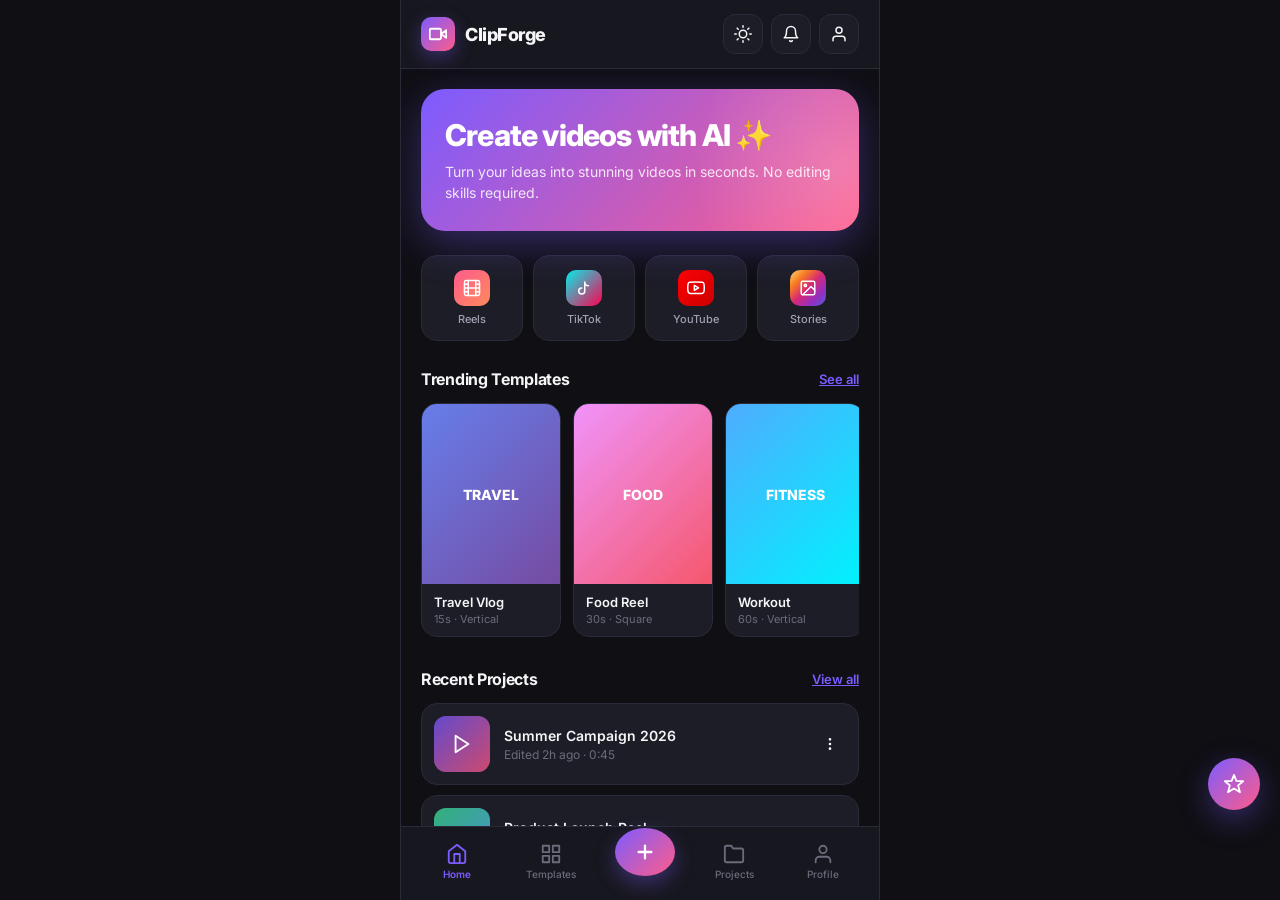
<file: index.html>
<!DOCTYPE html><html lang="en"><head>
<meta charset="UTF-8" />
<meta name="viewport" content="width=device-width, initial-scale=1.0, maximum-scale=1.0, user-scalable=no" />
<meta name="theme-color" content="#0f0f14" />
<title>ClipForge — AI Mobile Video Editor</title>
<link href="https://fonts.googleapis.com/css2?family=Inter:wght@400;500;600;700;800&family=JetBrains+Mono:wght@400;600&family=Bebas+Neue&family=Cinzel:wght@400;700&family=Oswald:wght@400;700&family=Righteous&family=Playfair+Display:ital,wght@0,400;0,700;1,400&family=Montserrat:wght@400;700;900&display=swap" rel="stylesheet" />

<link rel="stylesheet" href="style.css" /></head>
<body>

<div class="app">

  <!-- HEADER -->
  <header class="header">
    <div class="logo">
      <div class="logo-mark">
        <svg viewBox="0 0 24 24" fill="none" stroke="currentColor" stroke-width="2.5" stroke-linecap="round" stroke-linejoin="round">
          <polygon points="23 7 16 12 23 17 23 7"/>
          <rect x="1" y="5" width="15" height="14" rx="2" ry="2"/>
        </svg>
      </div>
      <span>ClipForge</span>
    </div>
    <div class="header-actions">
      <button class="icon-btn" id="themeToggle" title="Toggle theme">
        <svg viewBox="0 0 24 24" fill="none" stroke="currentColor" stroke-width="2" stroke-linecap="round" stroke-linejoin="round" id="themeIcon">
          <circle cx="12" cy="12" r="5"/>
          <line x1="12" y1="1" x2="12" y2="3"/>
          <line x1="12" y1="21" x2="12" y2="23"/>
          <line x1="4.22" y1="4.22" x2="5.64" y2="5.64"/>
          <line x1="18.36" y1="18.36" x2="19.78" y2="19.78"/>
          <line x1="1" y1="12" x2="3" y2="12"/>
          <line x1="21" y1="12" x2="23" y2="12"/>
          <line x1="4.22" y1="19.78" x2="5.64" y2="18.36"/>
          <line x1="18.36" y1="5.64" x2="19.78" y2="4.22"/>
        </svg>
      </button>
      <button class="icon-btn" title="Notifications">
        <svg viewBox="0 0 24 24" fill="none" stroke="currentColor" stroke-width="2" stroke-linecap="round" stroke-linejoin="round">
          <path d="M18 8A6 6 0 0 0 6 8c0 7-3 9-3 9h18s-3-2-3-9"/>
          <path d="M13.73 21a2 2 0 0 1-3.46 0"/>
        </svg>
      </button>
      <button class="icon-btn" title="Profile">
        <svg viewBox="0 0 24 24" fill="none" stroke="currentColor" stroke-width="2" stroke-linecap="round" stroke-linejoin="round">
          <path d="M20 21v-2a4 4 0 0 0-4-4H8a4 4 0 0 0-4 4v2"/>
          <circle cx="12" cy="7" r="4"/>
        </svg>
      </button>
    </div>
  </header>

  <!-- MAIN -->
  <main class="main">

    <!-- HOME VIEW -->
    <section class="view active" id="homeView">
      <div class="home">

        <!-- HERO -->
        <div class="hero">
          <h1>Create videos with AI ✨</h1>
          <p>Turn your ideas into stunning videos in seconds. No editing skills required.</p>
        </div>


        <!-- QUICK ACTIONS -->
        <div class="quick-actions">
          <button class="quick-action" data-action="reel">
            <div class="quick-action-icon" style="background: linear-gradient(135deg, #ff5c8a, #ff8a5c);">
              <svg viewBox="0 0 24 24" fill="none" stroke="currentColor" stroke-width="2" stroke-linecap="round" stroke-linejoin="round">
                <rect x="2" y="2" width="20" height="20" rx="2.18" ry="2.18"/>
                <line x1="7" y1="2" x2="7" y2="22"/>
                <line x1="17" y1="2" x2="17" y2="22"/>
                <line x1="2" y1="12" x2="22" y2="12"/>
                <line x1="2" y1="7" x2="7" y2="7"/>
                <line x1="2" y1="17" x2="7" y2="17"/>
                <line x1="17" y1="17" x2="22" y2="17"/>
                <line x1="17" y1="7" x2="22" y2="7"/>
              </svg>
            </div>
            <span>Reels</span>
          </button>
          <button class="quick-action" data-action="tiktok">
            <div class="quick-action-icon" style="background: linear-gradient(135deg, #00f2ea, #ff0050);">
              <svg viewBox="0 0 24 24" fill="none" stroke="currentColor" stroke-width="2" stroke-linecap="round" stroke-linejoin="round">
                <path d="M9 12a4 4 0 1 0 4 4V4a5 5 0 0 0 5 5"/>
              </svg>
            </div>
            <span>TikTok</span>
          </button>
          <button class="quick-action" data-action="youtube">
            <div class="quick-action-icon" style="background: linear-gradient(135deg, #ff0000, #cc0000);">
              <svg viewBox="0 0 24 24" fill="none" stroke="currentColor" stroke-width="2" stroke-linecap="round" stroke-linejoin="round">
                <path d="M22.54 6.42a2.78 2.78 0 0 0-1.94-2C18.88 4 12 4 12 4s-6.88 0-8.6.46a2.78 2.78 0 0 0-1.94 2A29 29 0 0 0 1 11.75a29 29 0 0 0 .46 5.33A2.78 2.78 0 0 0 3.4 19c1.72.46 8.6.46 8.6.46s6.88 0 8.6-.46a2.78 2.78 0 0 0 1.94-2 29 29 0 0 0 .46-5.25 29 29 0 0 0-.46-5.33z"/>
                <polygon points="9.75 15.02 15.5 11.75 9.75 8.48 9.75 15.02"/>
              </svg>
            </div>
            <span>YouTube</span>
          </button>
          <button class="quick-action" data-action="story">
            <div class="quick-action-icon" style="background: linear-gradient(135deg, #feda75, #fa7e1e, #d62976, #962fbf, #4f5bd5);">
              <svg viewBox="0 0 24 24" fill="none" stroke="currentColor" stroke-width="2" stroke-linecap="round" stroke-linejoin="round">
                <rect x="3" y="3" width="18" height="18" rx="2" ry="2"/>
                <circle cx="8.5" cy="8.5" r="1.5"/>
                <polyline points="21 15 16 10 5 21"/>
              </svg>
            </div>
            <span>Stories</span>
          </button>
        </div>

        <!-- TEMPLATES -->
        <div class="section">
          <div class="section-header">
            <h2 class="section-title">Trending Templates</h2>
            <a href="#" class="section-link">See all</a>
          </div>
          <div class="templates">
            <div class="template">
              <div class="template-preview" style="background: linear-gradient(135deg, #667eea, #764ba2);">
                <span>TRAVEL</span>
              </div>
              <div class="template-info">
                <div class="template-name">Travel Vlog</div>
                <div class="template-meta">15s · Vertical</div>
              </div>
            </div>
            <div class="template">
              <div class="template-preview" style="background: linear-gradient(135deg, #f093fb, #f5576c);">
                <span>FOOD</span>
              </div>
              <div class="template-info">
                <div class="template-name">Food Reel</div>
                <div class="template-meta">30s · Square</div>
              </div>
            </div>
            <div class="template">
              <div class="template-preview" style="background: linear-gradient(135deg, #4facfe, #00f2fe);">
                <span>FITNESS</span>
              </div>
              <div class="template-info">
                <div class="template-name">Workout</div>
                <div class="template-meta">60s · Vertical</div>
              </div>
            </div>
            <div class="template">
              <div class="template-preview" style="background: linear-gradient(135deg, #fa709a, #fee140);">
                <span>PRODUCT</span>
              </div>
              <div class="template-info">
                <div class="template-name">Product Ad</div>
                <div class="template-meta">15s · Vertical</div>
              </div>
            </div>
            <div class="template">
              <div class="template-preview" style="background: linear-gradient(135deg, #30cfd0, #330867);">
                <span>TECH</span>
              </div>
              <div class="template-info">
                <div class="template-name">Tech Review</div>
                <div class="template-meta">45s · 16:9</div>
              </div>
            </div>
          </div>
        </div>

        <!-- RECENT PROJECTS -->
        <div class="section">
          <div class="section-header">
            <h2 class="section-title">Recent Projects</h2>
            <a href="#" class="section-link">View all</a>
          </div>
          <div class="projects">
            <div class="project" data-project="1">
              <div class="project-thumb" style="background: linear-gradient(135deg, #7c5cff, #ff5c8a);">
                <svg viewBox="0 0 24 24" fill="none" stroke="currentColor" stroke-width="2" stroke-linecap="round" stroke-linejoin="round">
                  <polygon points="5 3 19 12 5 21 5 3"/>
                </svg>
              </div>
              <div class="project-info">
                <div class="project-name">Summer Campaign 2026</div>
                <div class="project-meta">Edited 2h ago · 0:45</div>
              </div>
              <button class="project-more">
                <svg viewBox="0 0 24 24" fill="none" stroke="currentColor" stroke-width="2" stroke-linecap="round" stroke-linejoin="round" width="16" height="16">
                  <circle cx="12" cy="12" r="1"/><circle cx="12" cy="5" r="1"/><circle cx="12" cy="19" r="1"/>
                </svg>
              </button>
            </div>
            <div class="project" data-project="2">
              <div class="project-thumb" style="background: linear-gradient(135deg, #3ddc97, #5cb8ff);">
                <svg viewBox="0 0 24 24" fill="none" stroke="currentColor" stroke-width="2" stroke-linecap="round" stroke-linejoin="round">
                  <polygon points="5 3 19 12 5 21 5 3"/>
                </svg>
              </div>
              <div class="project-info">
                <div class="project-name">Product Launch Reel</div>
                <div class="project-meta">Edited yesterday · 0:30</div>
              </div>
              <button class="project-more">
                <svg viewBox="0 0 24 24" fill="none" stroke="currentColor" stroke-width="2" stroke-linecap="round" stroke-linejoin="round" width="16" height="16">
                  <circle cx="12" cy="12" r="1"/><circle cx="12" cy="5" r="1"/><circle cx="12" cy="19" r="1"/>
                </svg>
              </button>
            </div>
            <div class="project" data-project="3">
              <div class="project-thumb" style="background: linear-gradient(135deg, #ffb547, #ff5c6e);">
                <svg viewBox="0 0 24 24" fill="none" stroke="currentColor" stroke-width="2" stroke-linecap="round" stroke-linejoin="round">
                  <polygon points="5 3 19 12 5 21 5 3"/>
                </svg>
              </div>
              <div class="project-info">
                <div class="project-name">Birthday Highlights</div>
                <div class="project-meta">Edited 3 days ago · 1:20</div>
              </div>
              <button class="project-more">
                <svg viewBox="0 0 24 24" fill="none" stroke="currentColor" stroke-width="2" stroke-linecap="round" stroke-linejoin="round" width="16" height="16">
                  <circle cx="12" cy="12" r="1"/><circle cx="12" cy="5" r="1"/><circle cx="12" cy="19" r="1"/>
                </svg>
              </button>
            </div>
          </div>
        </div>

      </div>
    </section>

    <!-- TEMPLATES VIEW -->
    <section class="view" id="templatesView">
      <div class="home">
        <div class="hero">
          <h1>Discover Templates ✨</h1>
          <p>Find the perfect starting point for your next video.</p>
        </div>
        
        <!-- TRENDING TEMPLATES -->
        <div class="section">
          <div class="section-header">
            <h2 class="section-title">Trending Templates</h2>
            <a href="#" class="section-link">See all</a>
          </div>
          <div class="templates">
            <div class="template">
              <div class="template-preview" style="background: linear-gradient(135deg, #667eea, #764ba2);"><span>TRAVEL</span></div>
              <div class="template-info"><div class="template-name">Travel Vlog</div><div class="template-meta">15s · Vertical</div></div>
            </div>
            <div class="template">
              <div class="template-preview" style="background: linear-gradient(135deg, #f093fb, #f5576c);"><span>FOOD</span></div>
              <div class="template-info"><div class="template-name">Food Reel</div><div class="template-meta">30s · Square</div></div>
            </div>
            <div class="template">
              <div class="template-preview" style="background: linear-gradient(135deg, #4facfe, #00f2fe);"><span>FITNESS</span></div>
              <div class="template-info"><div class="template-name">Workout</div><div class="template-meta">60s · Vertical</div></div>
            </div>
          </div>
        </div>

        <!-- TEXT TEMPLATES -->
        <div class="section">
          <div class="section-header">
            <h2 class="section-title">Text Templates</h2>
            <a href="#" class="section-link">See all</a>
          </div>
          <div class="templates">
            <div class="template">
              <div class="template-preview" style="background: linear-gradient(135deg, #00f2ea, #4facfe);"><span>TITLE</span></div>
              <div class="template-info"><div class="template-name">Dynamic Title</div><div class="template-meta">Text Effect</div></div>
            </div>
            <div class="template">
              <div class="template-preview" style="background: linear-gradient(135deg, #ffb547, #ff5c6e);"><span>QUOTE</span></div>
              <div class="template-info"><div class="template-name">Minimal Quote</div><div class="template-meta">Text Effect</div></div>
            </div>
            <div class="template">
              <div class="template-preview" style="background: linear-gradient(135deg, #30cfd0, #330867);"><span>NEON</span></div>
              <div class="template-info"><div class="template-name">Neon Sign</div><div class="template-meta">Text Effect</div></div>
            </div>
            <div class="template">
              <div class="template-preview" style="background: linear-gradient(135deg, #141e30, #243b55); font-family: 'Georgia', serif; letter-spacing: 2px;"><span>MOVIE</span></div>
              <div class="template-info"><div class="template-name">Cinematic Intro</div><div class="template-meta">Text Effect</div></div>
            </div>
          </div>
        </div>
        
        <!-- FILTER TEMPLATES -->
        <div class="section">
          <div class="section-header">
            <h2 class="section-title">Filter Templates</h2>
            <a href="#" class="section-link">See all</a>
          </div>
          <div class="templates">
            <div class="template">
              <div class="template-preview" style="background: linear-gradient(135deg, #3ddc97, #5cb8ff);"><span>VINTAGE</span></div>
              <div class="template-info"><div class="template-name">90s Camcorder</div><div class="template-meta">Filter</div></div>
            </div>
            <div class="template">
              <div class="template-preview" style="background: linear-gradient(135deg, #f093fb, #f5576c);"><span>GLOW</span></div>
              <div class="template-info"><div class="template-name">Soft Glow</div><div class="template-meta">Filter</div></div>
            </div>
            <div class="template">
              <div class="template-preview" style="background: linear-gradient(135deg, #7c5cff, #a78bfa);"><span>CYBER</span></div>
              <div class="template-info"><div class="template-name">Cyberpunk</div><div class="template-meta">Filter</div></div>
            </div>
          </div>
        </div>

        <!-- INTRO TEMPLATES -->
        <div class="section">
          <div class="section-header">
            <h2 class="section-title">Intro Templates</h2>
            <a href="#" class="section-link">See all</a>
          </div>
          <div class="templates">
            <div class="template">
              <div class="template-preview" style="background: linear-gradient(135deg, #7c5cff, #a78bfa);"><span>YT INTRO</span></div>
              <div class="template-info"><div class="template-name">Channel Intro</div><div class="template-meta">10s · 16:9</div></div>
            </div>
            <div class="template">
              <div class="template-preview" style="background: linear-gradient(135deg, #ff5c8a, #ff8a5c);"><span>LOGO</span></div>
              <div class="template-info"><div class="template-name">Logo Reveal</div><div class="template-meta">5s · Square</div></div>
            </div>
            <div class="template">
              <div class="template-preview" style="background: linear-gradient(135deg, #4facfe, #00f2fe);"><span>GAMING</span></div>
              <div class="template-info"><div class="template-name">Gaming Intro</div><div class="template-meta">12s · 16:9</div></div>
            </div>
            <div class="template">
              <div class="template-preview" style="background: linear-gradient(135deg, #0f2027, #203a43, #2c5364); font-family: 'Georgia', serif; letter-spacing: 2px;"><span>CINEMA</span></div>
              <div class="template-info"><div class="template-name">Cinematic Title</div><div class="template-meta">8s · 16:9</div></div>
            </div>
          </div>
        </div>
        
      </div>
    </section>

    <!-- EDITOR VIEW -->
    <section class="view" id="editorView">
      <div class="editor active">

        <div class="editor-header">
          <button class="icon-btn" id="backBtn">
            <svg viewBox="0 0 24 24" fill="none" stroke="currentColor" stroke-width="2" stroke-linecap="round" stroke-linejoin="round">
              <line x1="19" y1="12" x2="5" y2="12"/>
              <polyline points="12 19 5 12 12 5"/>
            </svg>
          </button>
          <div class="editor-title">Project Name</div>
          <div class="font-tool" id="fontTool" style="display: none; align-items: center; gap: 8px; overflow-x: auto; padding-bottom: 4px;">
            <select id="fontFamilySelect" title="Font Family">
              <option value="Inter">Inter</option>
              <option value="Arial, sans-serif">Arial</option>
              <option value="'Courier New', monospace">Courier</option>
              <option value="Georgia, serif">Georgia</option>
              <option value="Impact, sans-serif">Impact</option>
              <option value="'Bebas Neue', sans-serif">Bebas Neue</option>
              <option value="'Cinzel', serif">Cinzel</option>
              <option value="'Oswald', sans-serif">Oswald</option>
              <option value="'Righteous', cursive">Righteous</option>
              <option value="'Playfair Display', serif">Playfair Display</option>
              <option value="'Montserrat', sans-serif">Montserrat</option>
              <option value="'Comic Sans MS', cursive">Comic Sans</option>
              <option value="'Brush Script MT', cursive">Brush Script</option>
            </select>
            <input type="number" id="fontSizeInput" value="22" min="10" max="120" title="Font Size" style="width: 50px; background: var(--bg-card); color: var(--text); border: 1px solid var(--border); border-radius: 6px; padding: 4px; font-size: 12px;">
            <input type="color" id="fontColorInput" value="#ffffff" title="Font Color" style="width: 26px; height: 26px; border: none; background: transparent; cursor: pointer; padding: 0;">
            <button class="tool-btn" id="boldBtn" title="Bold" style="font-weight: bold; font-family: serif; font-size: 14px;">B</button>
            <button class="tool-btn" id="italicBtn" title="Italic" style="font-style: italic; font-family: serif; font-size: 14px;">I</button>
            <button class="tool-btn" id="underlineBtn" title="Underline" style="text-decoration: underline; font-family: serif; font-size: 14px;">U</button>
            <button class="tool-btn" id="shadowBtn" title="Text Shadow" style="font-weight: bold; text-shadow: 1px 1px 2px #fff; font-size: 12px; font-family: serif;">S</button>
            <button class="tool-btn" id="wrapBtn" title="Text Wrap">
              <svg viewBox="0 0 24 24" fill="none" stroke="currentColor" stroke-width="2" stroke-linecap="round" stroke-linejoin="round" width="14" height="14">
                <path d="M4 6h16M4 12h10M4 18h10"></path>
                <path d="M14 12a3 3 0 0 1 0 6H12"></path>
                <polyline points="13 16 12 18 13 20"></polyline>
              </svg>
            </button>
          </div>
          <div class="header-actions">
            <button class="icon-btn" title="Save Project" id="saveProjectBtn">
              <svg viewBox="0 0 24 24" fill="none" stroke="currentColor" stroke-width="2" stroke-linecap="round" stroke-linejoin="round">
                <path d="M19 21H5a2 2 0 0 1-2-2V5a2 2 0 0 1 2-2h11l5 5v11a2 2 0 0 1-2 2z"></path>
                <polyline points="17 21 17 13 7 13 7 21"></polyline>
                <polyline points="7 3 7 8 15 8"></polyline>
              </svg>
            </button>
            <button class="icon-btn" title="Export" id="exportBtn">
              <svg viewBox="0 0 24 24" fill="none" stroke="currentColor" stroke-width="2" stroke-linecap="round" stroke-linejoin="round">
                <path d="M21 15v4a2 2 0 0 1-2 2H5a2 2 0 0 1-2-2v-4"/>
                <polyline points="7 10 12 15 17 10"/>
                <line x1="12" y1="15" x2="12" y2="3"/>
              </svg>
            </button>
          </div>
        </div>

        <!-- PREVIEW -->
        <div class="preview-area">
          <div class="preview-canvas">
            <div class="preview-overlay"></div>
            <div class="preview-badge">🔥 Trending</div>
            <div class="preview-controls">
              <svg viewBox="0 0 24 24" fill="currentColor">
                <polygon points="5 3 19 12 5 21 5 3"/>
              </svg>
            </div>
            <div class="preview-text">
              <h2 id="canvasTextEditor" contenteditable="true" spellcheck="false" style="outline: none;">Summer Vibes</h2>
            </div>
          </div>
        </div>

        <!-- TIMELINE -->
        <div class="timeline">
          <div class="timeline-ruler">
            <span>0:00</span>
            <span>0:10</span>
            <span>0:20</span>
            <span>0:30</span>
            <span>0:45</span>
          </div>
          <div class="timeline-tracks" style="position: relative;">
            <div class="track">
              <div class="track-clip" style="left: 0; width: 40%; background: linear-gradient(90deg, #7c5cff, #a78bfa);">Clip 1</div>
              <div class="track-clip" style="left: 42%; width: 35%; background: linear-gradient(90deg, #ff5c8a, #ff8a5c);">Clip 2</div>
              <div class="track-clip" style="left: 79%; width: 21%; background: linear-gradient(90deg, #3ddc97, #5cb8ff);">Clip 3</div>
            </div>
            <div class="track">
              <div class="track-clip" style="left: 10%; width: 60%; background: linear-gradient(90deg, #ffb547, #ff5c6e);">🎵 Background Music</div>
            </div>
            <div class="track">
              <div class="track-clip" style="left: 20%; width: 30%; background: linear-gradient(90deg, #00f2ea, #4facfe);">Title</div>
              <div class="track-clip" style="left: 60%; width: 25%; background: linear-gradient(90deg, #f093fb, #f5576c);">CTA</div>
            </div>
            <div class="timeline-playhead"></div>
          </div>
          <div class="timeline-controls">
            <div class="timeline-tools">
              <button class="tool-btn" id="undoBtn" title="Undo">
                <svg viewBox="0 0 24 24" fill="none" stroke="currentColor" stroke-width="2" stroke-linecap="round" stroke-linejoin="round">
                  <path d="M3 7v6h6"/><path d="M21 17a9 9 0 0 0-9-9 9 9 0 0 0-6 2.3L3 13"/>
                </svg>
              </button>
              <button class="tool-btn" id="redoBtn" title="Redo">
                <svg viewBox="0 0 24 24" fill="none" stroke="currentColor" stroke-width="2" stroke-linecap="round" stroke-linejoin="round">
                  <path d="M21 7v6h-6"/><path d="M3 17a9 9 0 0 1 9-9 9 9 0 0 1 6 2.3L21 13"/>
                </svg>
              </button>
              <button class="tool-btn" id="splitBtn" title="Split">
                <svg viewBox="0 0 24 24" fill="none" stroke="currentColor" stroke-width="2" stroke-linecap="round" stroke-linejoin="round">
                  <line x1="12" y1="2" x2="12" y2="22"/>
                </svg>
              </button>
              <button class="tool-btn" id="deleteClipBtn" title="Delete">
                <svg viewBox="0 0 24 24" fill="none" stroke="currentColor" stroke-width="2" stroke-linecap="round" stroke-linejoin="round">
                  <path d="M3 6h18"/><path d="M19 6v14a2 2 0 0 1-2 2H7a2 2 0 0 1-2-2V6m3 0V4a2 2 0 0 1 2-2h4a2 2 0 0 1 2 2v2"/>
                </svg>
              </button>
            </div>
            <div class="time-display">00:14 / 00:45</div>
            <button class="play-btn" title="Play">
              <svg viewBox="0 0 24 24" fill="currentColor">
                <polygon points="5 3 19 12 5 21 5 3"/>
              </svg>
            </button>
          </div>
        </div>

        <!-- TOOLS PANEL -->
        <div class="tools-panel">
          <div class="tools-tabs">
            <button class="tool-tab active">Filters</button>
            <button class="tool-tab">Text</button>
            <button class="tool-tab">Text FX</button>
            <button class="tool-tab">Audio</button>
            <button class="tool-tab">Transitions</button>
            <button class="tool-tab">Stickers</button>
            <button class="tool-tab">Effects</button>
          </div>
          <div class="tools-grid">
          </div>
        </div>

      </div>
    </section>

    <!-- PROJECTS VIEW -->
    <section class="view" id="projectsView">
      <div class="header">
        <h2>My Projects</h2>
      </div>
      <div class="projects-list" id="savedProjectsList" style="padding: 20px; display: grid; gap: 15px;">
        <div style="text-align: center; color: var(--text-muted); margin-top: 40px;" id="noProjectsMsg">No saved projects yet. Open the editor and save!</div>
      </div>
    </section>

    <!-- PROFILE VIEW -->
    <section class="view" id="profileView">
      <div class="header" style="justify-content: space-between;">
        <h2>My Profile</h2>
        <button class="icon-btn" id="themeToggleProfile" title="Toggle Theme">
          <svg viewBox="0 0 24 24" fill="none" stroke="currentColor" stroke-width="2" stroke-linecap="round" stroke-linejoin="round">
            <circle cx="12" cy="12" r="5"/>
            <line x1="12" y1="1" x2="12" y2="3"/>
            <line x1="12" y1="21" x2="12" y2="23"/>
            <line x1="4.22" y1="4.22" x2="5.64" y2="5.64"/>
            <line x1="18.36" y1="18.36" x2="19.78" y2="19.78"/>
            <line x1="1" y1="12" x2="3" y2="12"/>
            <line x1="21" y1="12" x2="23" y2="12"/>
            <line x1="4.22" y1="19.78" x2="5.64" y2="18.36"/>
            <line x1="18.36" y1="5.64" x2="19.78" y2="4.22"/>
          </svg>
        </button>
      </div>

      <div class="profile-content" style="padding: 20px;">
        <div class="form-group" style="margin-bottom: 24px;">
          <label style="display: block; margin-bottom: 8px; color: var(--text-muted); font-size: 13px;">Display Name</label>
          <div style="display: flex; gap: 10px;">
            <input type="text" id="profileNameInput" placeholder="Enter your name" style="flex: 1; padding: 12px; border-radius: 8px; border: 1px solid var(--border); background: var(--bg-card); color: var(--text);">
            <button id="saveProfileBtn" class="btn-primary-export" style="padding: 0 20px; border-radius: 8px; border: none; cursor: pointer;">Save</button>
          </div>
        </div>

        <div style="margin-bottom: 24px; background: var(--bg-card); padding: 16px; border-radius: 12px; border: 1px solid var(--border);">
          <h3 style="margin-top: 0; font-size: 16px; margin-bottom: 8px;">About ClipForge</h3>
          <p style="color: var(--text-muted); font-size: 14px; line-height: 1.5; margin: 0;">
            ClipForge is a powerful, mobile-first video editor designed to make professional video creation fast and intuitive. Easily cut, merge, add stunning filters, apply text animations, and export your creations in high definition directly from your browser.
          </p>
        </div>

        <div style="display: flex; justify-content: space-between; align-items: center; background: var(--bg-card); padding: 16px; border-radius: 12px; border: 1px solid var(--border);">
          <div>
            <h4 style="margin: 0; font-size: 15px;">Push Notifications</h4>
            <span style="font-size: 12px; color: var(--text-muted);">Get alerts for successful exports</span>
          </div>
          <button id="notificationToggleBtn" style="width: 50px; height: 26px; background: var(--primary); border: none; border-radius: 13px; position: relative; cursor: pointer; transition: background 0.3s;">
            <div id="notificationToggleCircle" style="width: 22px; height: 22px; background: white; border-radius: 50%; position: absolute; top: 2px; left: 26px; transition: left 0.3s;"></div>
          </button>
        </div>
      </div>
    </section>

  </main>

  <!-- FLOATING AI BUTTON -->
  <button class="fab-ai" id="fabAi" title="AI Assistant">
    <svg viewBox="0 0 24 24" fill="none" stroke="currentColor" stroke-width="2" stroke-linecap="round" stroke-linejoin="round">
      <path d="M12 2L9.5 8.5 2 9l5.5 4.5L5.5 21 12 17l6.5 4-2-7.5L22 9l-7.5-.5z"/>
    </svg>
  </button>

  <!-- BOTTOM NAV -->
  <nav class="bottom-nav">
    <button class="nav-item active" data-view="home">
      <svg viewBox="0 0 24 24" fill="none" stroke="currentColor" stroke-width="2" stroke-linecap="round" stroke-linejoin="round">
        <path d="M3 9l9-7 9 7v11a2 2 0 0 1-2 2H5a2 2 0 0 1-2-2z"/>
        <polyline points="9 22 9 12 15 12 15 22"/>
      </svg>
      <span>Home</span>
    </button>
    <button class="nav-item" data-view="templates">
      <svg viewBox="0 0 24 24" fill="none" stroke="currentColor" stroke-width="2" stroke-linecap="round" stroke-linejoin="round">
        <rect x="3" y="3" width="7" height="7"/>
        <rect x="14" y="3" width="7" height="7"/>
        <rect x="14" y="14" width="7" height="7"/>
        <rect x="3" y="14" width="7" height="7"/>
      </svg>
      <span>Templates</span>
    </button>
    <button class="nav-item nav-create" id="createBtn">
      <svg viewBox="0 0 24 24" fill="none" stroke="currentColor" stroke-width="2.5" stroke-linecap="round" stroke-linejoin="round">
        <line x1="12" y1="5" x2="12" y2="19"/>
        <line x1="5" y1="12" x2="19" y2="12"/>
      </svg>
    </button>
    <button class="nav-item" data-view="projects">
      <svg viewBox="0 0 24 24" fill="none" stroke="currentColor" stroke-width="2" stroke-linecap="round" stroke-linejoin="round">
        <path d="M22 19a2 2 0 0 1-2 2H4a2 2 0 0 1-2-2V5a2 2 0 0 1 2-2h5l2 3h9a2 2 0 0 1 2 2z"/>
      </svg>
      <span>Projects</span>
    </button>
    <button class="nav-item" data-view="profile">
      <svg viewBox="0 0 24 24" fill="none" stroke="currentColor" stroke-width="2" stroke-linecap="round" stroke-linejoin="round">
        <path d="M20 21v-2a4 4 0 0 0-4-4H8a4 4 0 0 0-4 4v2"/>
        <circle cx="12" cy="7" r="4"/>
      </svg>
      <span>Profile</span>
    </button>
  </nav>

</div>

<div class="toast" id="toast">✨ AI is generating your video...</div>

<!-- EXPORT MODAL -->
<div class="modal-overlay" id="exportModal">
  <div class="modal-content">
    <h3>Export Video</h3>
    <div class="form-group">
      <label>Format</label>
      <select id="exportFormat">
        <option value="mp4">MP4 (.mp4)</option>
        <option value="mov">MOV (.mov)</option>
        <option value="gif">GIF (.gif)</option>
      </select>
    </div>
    <div class="form-group">
      <label>Resolution</label>
      <select id="exportResolution">
        <option value="4k">4K UHD</option>
        <option value="1080p" selected>HD 1080p</option>
        <option value="720p">HD 720p</option>
        <option value="480p">SD 480p</option>
        <option value="360p">SD 360p</option>
        <option value="144p">Low 144p</option>
      </select>
    </div>
    <div class="form-group">
      <label>Frame Rate</label>
      <select id="exportFps">
        <option value="30">30 FPS</option>
        <option value="60">60 FPS</option>
        <option value="24">24 FPS</option>
      </select>
    </div>
    <div class="form-group">
      <label>Quality</label>
      <div class="slider-wrapper">
        <input type="range" id="exportQuality" min="1" max="100" value="80">
        <span class="quality-val" id="qualityVal">80%</span>
      </div>
    </div>
    <div class="modal-actions">
      <button class="btn-outline" id="closeExportBtn">Cancel</button>
      <button class="btn-primary-export" id="confirmExportBtn">Export</button>
    </div>
  </div>
</div>

<script src="script.js"></script></body></html>
</file>
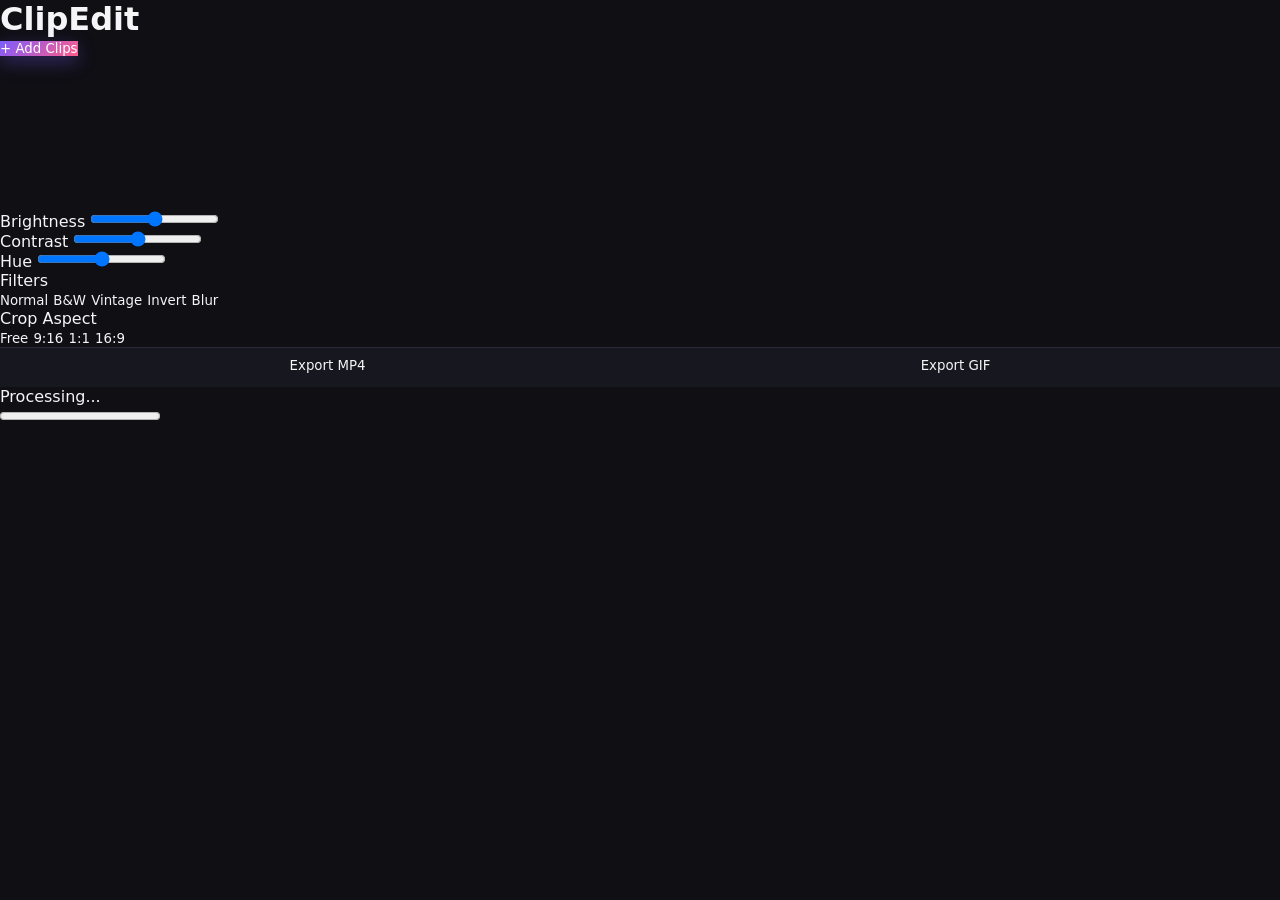
<file: ndex.html>
<!DOCTYPE html>
<html lang="en">
<head>
  <meta charset="UTF-8">
  <meta name="viewport" content="width=device-width, initial-scale=1.0, maximum-scale=1.0, user-scalable=no">
  <meta name="theme-color" content="#121212">
  <title>ClipEdit Mobile</title>
  <link rel="stylesheet" href="style.css">
</head>
<body>
  <header class="app-header">
    <h1>ClipEdit</h1>
    <button id="addClipBtn" class="btn-primary">+ Add Clips</button>
  </header>

  <main class="app-container">
    <div class="preview-container">
      <video id="previewVideo" class="preview-video" autoplay muted playsinline loop></video>
      <div class="crop-overlay" id="cropOverlay"></div>
      <canvas id="exportCanvas" style="display:none;"></canvas>
    </div>

    <div class="timeline-container">
      <div class="timeline-strip" id="timelineStrip"></div>
    </div>

    <div class="controls-panel" id="controlsPanel">
      <div class="control-group">
        <label>Brightness</label>
        <input type="range" id="brightness" min="-100" max="100" value="0">
      </div>
      <div class="control-group">
        <label>Contrast</label>
        <input type="range" id="contrast" min="-100" max="100" value="0">
      </div>
      <div class="control-group">
        <label>Hue</label>
        <input type="range" id="hue" min="-180" max="180" value="0">
      </div>
      <div class="control-group">
        <label>Filters</label>
        <div class="filter-grid" id="filterGrid">
          <button class="filter-btn active" data-filter="none">Normal</button>
          <button class="filter-btn" data-filter="grayscale">B&W</button>
          <button class="filter-btn" data-filter="sepia">Vintage</button>
          <button class="filter-btn" data-filter="invert">Invert</button>
          <button class="filter-btn" data-filter="blur">Blur</button>
        </div>
      </div>
      <div class="control-group">
        <label>Crop Aspect</label>
        <div class="aspect-grid">
          <button class="aspect-btn active" data-ratio="free">Free</button>
          <button class="aspect-btn" data-ratio="9:16">9:16</button>
          <button class="aspect-btn" data-ratio="1:1">1:1</button>
          <button class="aspect-btn" data-ratio="16:9">16:9</button>
        </div>
      </div>
    </div>
  </main>

  <nav class="bottom-nav">
    <button id="exportVideoBtn" class="nav-btn">Export MP4</button>
    <button id="exportGifBtn" class="nav-btn">Export GIF</button>
  </nav>

  <input type="file" id="fileInput" multiple accept="video/*" hidden>
  <div id="loadingOverlay" class="overlay hidden">
    <div class="spinner"></div>
    <p id="loadingText">Processing...</p>
    <progress id="exportProgress" max="100" value="0"></progress>
  </div>

  <script src="script.js"></script>
</body>
</html>
</file>
<file: style.css>
:root {
    --bg: #0f0f14;
    --bg-elev: #17171f;
    --bg-card: #1d1d27;
    --bg-hover: #262632;
    --border: #2a2a38;
    --text: #f5f5f7;
    --text-dim: #a0a0b0;
    --text-muted: #6b6b7b;
    --primary: #7c5cff;
    --primary-glow: rgba(124, 92, 255, 0.35);
    --accent: #ff5c8a;
    --success: #3ddc97;
    --warning: #ffb547;
    --danger: #ff5c6e;
    --gradient: linear-gradient(135deg, #7c5cff 0%, #ff5c8a 100%);
    --gradient-2: linear-gradient(135deg, #3ddc97 0%, #5cb8ff 100%);
    --shadow: 0 10px 40px rgba(0,0,0,0.35);
    --radius: 16px;
    --radius-sm: 10px;
    --radius-lg: 24px;
  }

  [data-theme="light"] {
    --bg: #f7f7fb;
    --bg-elev: #ffffff;
    --bg-card: #ffffff;
    --bg-hover: #f0f0f5;
    --border: #e5e5ef;
    --text: #1a1a25;
    --text-dim: #5a5a6a;
    --text-muted: #8a8a9a;
    --shadow: 0 10px 40px rgba(0,0,0,0.08);
  }

  * { box-sizing: border-box; margin: 0; padding: 0; -webkit-tap-highlight-color: transparent; }

  html, body {
    height: 100%;
    overflow: hidden;
    font-family: 'Inter', system-ui, -apple-system, sans-serif;
    background: var(--bg);
    color: var(--text);
    transition: background 0.3s ease, color 0.3s ease;
    -webkit-font-smoothing: antialiased;
  }

  button { font-family: inherit; cursor: pointer; border: none; background: none; color: inherit; }
  input, textarea { font-family: inherit; }

  /* ===== APP SHELL ===== */
  .app {
    display: flex;
    flex-direction: column;
    height: 100vh;
    max-width: 100vw;
    overflow: hidden;
  }

  /* ===== HEADER ===== */
  .header {
    display: flex;
    align-items: center;
    justify-content: space-between;
    padding: 14px 20px;
    background: var(--bg-elev);
    border-bottom: 1px solid var(--border);
    position: relative;
    z-index: 10;
  }

  .logo {
    display: flex;
    align-items: center;
    gap: 10px;
    font-weight: 800;
    font-size: 18px;
    letter-spacing: -0.5px;
  }

  .logo-mark {
    width: 34px; height: 34px;
    border-radius: 10px;
    background: var(--gradient);
    display: flex;
    align-items: center;
    justify-content: center;
    box-shadow: 0 6px 18px var(--primary-glow);
  }

  .logo-mark svg { width: 18px; height: 18px; color: white; }

  .header-actions { display: flex; gap: 8px; align-items: center; }

  .icon-btn {
    width: 40px; height: 40px;
    border-radius: 12px;
    display: flex;
    align-items: center;
    justify-content: center;
    background: var(--bg-card);
    border: 1px solid var(--border);
    transition: all 0.2s ease;
  }
  .icon-btn:hover { background: var(--bg-hover); transform: translateY(-1px); }
  .icon-btn svg { width: 18px; height: 18px; stroke: var(--text); }

  /* ===== MAIN CONTENT ===== */
  .main {
    flex: 1;
    overflow-y: auto;
    overflow-x: hidden;
    position: relative;
  }

  .main::-webkit-scrollbar { width: 6px; }
  .main::-webkit-scrollbar-thumb { background: var(--border); border-radius: 3px; }

  .view { display: none; animation: fadeIn 0.3s ease; }
  .view.active { display: block; }

  @keyframes fadeIn {
    from { opacity: 0; transform: translateY(8px); }
    to { opacity: 1; transform: translateY(0); }
  }

  @keyframes marqueeLeft {
    from { transform: translateX(100%); }
    to { transform: translateX(-100%); }
  }

  @keyframes marqueeRight {
    from { transform: translateX(-100%); }
    to { transform: translateX(100%); }
  }

  @keyframes marqueeUp {
    from { transform: translateY(-200%); }
    to { transform: translateY(200%); }
  }

  @keyframes marqueeDown {
    from { transform: translateY(200%); }
    to { transform: translateY(-200%); }
  }

  @keyframes fadeInOut {
    0%, 100% { opacity: 0; }
    50% { opacity: 1; }
  }

  @keyframes zoomIn {
    0% { transform: scale(0.5); opacity: 0; }
    50% { transform: scale(1.2); opacity: 1; }
    100% { transform: scale(1); opacity: 1; }
  }

  @keyframes zoomOut {
    0% { transform: scale(1.5); opacity: 1; }
    50% { transform: scale(0.8); opacity: 1; }
    100% { transform: scale(0); opacity: 0; }
  }

  @keyframes dancingText {
    0%, 100% { transform: translateY(0) rotate(0deg); }
    25% { transform: translateY(-10px) rotate(-5deg); }
    50% { transform: translateY(0) rotate(0deg); }
    75% { transform: translateY(-10px) rotate(5deg); }
  }

  @keyframes earthquake {
    0% { transform: translate(1px, 1px) rotate(0deg); }
    10% { transform: translate(-1px, -2px) rotate(-1deg); }
    20% { transform: translate(-3px, 0px) rotate(1deg); }
    30% { transform: translate(3px, 2px) rotate(0deg); }
    40% { transform: translate(1px, -1px) rotate(1deg); }
    50% { transform: translate(-1px, 2px) rotate(-1deg); }
    60% { transform: translate(-3px, 1px) rotate(0deg); }
    70% { transform: translate(3px, 1px) rotate(-1deg); }
    80% { transform: translate(-1px, -1px) rotate(1deg); }
    90% { transform: translate(1px, 2px) rotate(0deg); }
    100% { transform: translate(1px, -2px) rotate(-1deg); }
  }

  @keyframes crackText {
    0% { transform: skewX(0); letter-spacing: normal; }
    20% { transform: skewX(-15deg); letter-spacing: 2px; }
    40% { transform: skewX(15deg) translateY(5px); letter-spacing: -2px; }
    60% { transform: skewX(-5deg) translateY(-2px); letter-spacing: 4px; }
    80% { transform: skewX(5deg); letter-spacing: 1px; }
    100% { transform: skewX(0); letter-spacing: normal; }
  }

  @keyframes blastText {
    0% { transform: scale(1); opacity: 1; filter: blur(0); }
    50% { transform: scale(2.5); opacity: 0.5; filter: blur(4px); letter-spacing: 15px; }
    100% { transform: scale(3); opacity: 0; filter: blur(10px); }
  }

  .news-headline-style {
    position: absolute !important;
    bottom: 5% !important;
    left: 0 !important;
    right: 0 !important;
    margin: 0 !important;
    width: 100% !important;
    background: rgba(200, 0, 0, 0.8) !important;
    color: white !important;
    padding: 10px 0 !important;
    text-align: center !important;
    white-space: nowrap !important;
  }

  /* ===== HOME VIEW ===== */
  .home { padding: 20px 20px 100px; }

  .hero {
    background: var(--gradient);
    border-radius: var(--radius-lg);
    padding: 28px 24px;
    position: relative;
    overflow: hidden;
    margin-bottom: 24px;
    box-shadow: 0 12px 40px var(--primary-glow);
  }

  .hero::before {
    content: '';
    position: absolute;
    top: -50%; right: -30%;
    width: 300px; height: 300px;
    background: radial-gradient(circle, rgba(255,255,255,0.2) 0%, transparent 70%);
    border-radius: 50%;
  }

  .hero h1 {
    font-size: 26px;
    font-weight: 800;
    letter-spacing: -0.8px;
    color: white;
    margin-bottom: 8px;
    position: relative;
  }

  .hero p {
    color: rgba(255,255,255,0.85);
    font-size: 14px;
    line-height: 1.5;
    position: relative;
  }

  .ai-prompt {
    background: var(--bg-card);
    border: 1px solid var(--border);
    border-radius: var(--radius);
    padding: 16px;
    margin-bottom: 16px;
    box-shadow: var(--shadow);
  }

  .ai-prompt-label {
    display: flex;
    align-items: center;
    gap: 8px;
    font-size: 12px;
    font-weight: 600;
    color: var(--text-dim);
    margin-bottom: 10px;
    text-transform: uppercase;
    letter-spacing: 0.5px;
  }

  .sparkle {
    width: 16px; height: 16px;
    background: var(--gradient);
    border-radius: 50%;
    display: inline-flex;
    align-items: center;
    justify-content: center;
    animation: pulse 2s ease infinite;
  }

  @keyframes pulse {
    0%, 100% { box-shadow: 0 0 0 0 var(--primary-glow); }
    50% { box-shadow: 0 0 0 8px transparent; }
  }

  .ai-prompt textarea {
    width: 100%;
    min-height: 70px;
    background: var(--bg-elev);
    border: 1px solid var(--border);
    border-radius: var(--radius-sm);
    padding: 12px;
    color: var(--text);
    font-size: 14px;
    resize: none;
    outline: none;
    transition: border-color 0.2s;
  }

  .ai-prompt textarea:focus { border-color: var(--primary); }

  .ai-prompt textarea::placeholder { color: var(--text-muted); }

  .ai-actions {
    display: flex;
    gap: 10px;
    margin-top: 12px;
  }

  .btn {
    flex: 1;
    padding: 12px 18px;
    border-radius: 12px;
    font-weight: 600;
    font-size: 14px;
    display: flex;
    align-items: center;
    justify-content: center;
    gap: 8px;
    transition: all 0.2s ease;
    border: 1px solid transparent;
  }

  .btn-primary {
    background: var(--gradient);
    color: white;
    box-shadow: 0 6px 18px var(--primary-glow);
  }
  .btn-primary:hover { transform: translateY(-2px); box-shadow: 0 10px 24px var(--primary-glow); }

  .btn-secondary {
    background: var(--bg-elev);
    color: var(--text);
    border-color: var(--border);
  }
  .btn-secondary:hover { background: var(--bg-hover); }

  .btn svg { width: 16px; height: 16px; }

  /* ===== QUICK ACTIONS ===== */
  .quick-actions {
    display: grid;
    grid-template-columns: repeat(4, 1fr);
    gap: 10px;
    margin-bottom: 28px;
  }

  .quick-action {
    background: var(--bg-card);
    border: 1px solid var(--border);
    border-radius: var(--radius);
    padding: 14px 8px;
    display: flex;
    flex-direction: column;
    align-items: center;
    gap: 6px;
    transition: all 0.2s ease;
  }
  .quick-action:hover { transform: translateY(-2px); background: var(--bg-hover); }

  .quick-action-icon {
    width: 36px; height: 36px;
    border-radius: 10px;
    display: flex;
    align-items: center;
    justify-content: center;
  }
  .quick-action-icon svg { width: 18px; height: 18px; color: white; }

  .quick-action span {
    font-size: 11px;
    font-weight: 500;
    color: var(--text-dim);
  }

  /* ===== SECTION ===== */
  .section { margin-bottom: 24px; }

  .section-header {
    display: flex;
    align-items: center;
    justify-content: space-between;
    margin-bottom: 14px;
  }

  .section-title {
    font-size: 16px;
    font-weight: 700;
    letter-spacing: -0.3px;
  }

  .section-link {
    font-size: 13px;
    color: var(--primary);
    font-weight: 600;
  }

  /* ===== TEMPLATES ===== */
  .templates {
    display: flex;
    gap: 12px;
    overflow-x: auto;
    padding-bottom: 8px;
    scroll-snap-type: x mandatory;
    scrollbar-width: none;
  }
  .templates::-webkit-scrollbar { display: none; }

  .template {
    flex: 0 0 140px;
    scroll-snap-align: start;
    background: var(--bg-card);
    border: 1px solid var(--border);
    border-radius: var(--radius);
    overflow: hidden;
    transition: all 0.2s ease;
  }
  .template:hover { transform: translateY(-3px); box-shadow: var(--shadow); }

  .template-preview {
    height: 180px;
    position: relative;
    overflow: hidden;
    display: flex;
    align-items: center;
    justify-content: center;
    font-weight: 800;
    color: white;
    font-size: 14px;
  }

  .template-info {
    padding: 10px 12px;
  }

  .template-name {
    font-size: 13px;
    font-weight: 600;
    margin-bottom: 2px;
  }

  .template-meta {
    font-size: 11px;
    color: var(--text-muted);
  }

  /* ===== RECENT PROJECTS ===== */
  .projects { display: flex; flex-direction: column; gap: 10px; }

  .project {
    display: flex;
    align-items: center;
    gap: 14px;
    background: var(--bg-card);
    border: 1px solid var(--border);
    border-radius: var(--radius);
    padding: 12px;
    transition: all 0.2s ease;
  }
  .project:hover { background: var(--bg-hover); }

  .project-thumb {
    width: 56px; height: 56px;
    border-radius: 12px;
    flex-shrink: 0;
    display: flex;
    align-items: center;
    justify-content: center;
    color: white;
    font-weight: 700;
    position: relative;
    overflow: hidden;
  }

  .project-thumb::after {
    content: '';
    position: absolute;
    inset: 0;
    background: rgba(0,0,0,0.2);
  }

  .project-thumb svg {
    width: 22px; height: 22px;
    position: relative;
    z-index: 1;
  }

  .project-info { flex: 1; min-width: 0; }

  .project-name {
    font-size: 14px;
    font-weight: 600;
    margin-bottom: 3px;
    white-space: nowrap;
    overflow: hidden;
    text-overflow: ellipsis;
  }

  .project-meta {
    font-size: 12px;
    color: var(--text-muted);
  }

  .project-more {
    width: 32px; height: 32px;
    border-radius: 8px;
    display: flex;
    align-items: center;
    justify-content: center;
  }
  .project-more:hover { background: var(--bg-hover); }

  /* ===== EDITOR VIEW ===== */
  .editor {
    display: none;
    flex-direction: column;
    height: 100%;
  }
  .editor.active { display: flex; }

  .editor-header {
    display: flex;
    align-items: center;
    justify-content: space-between;
    padding: 12px 16px;
    background: var(--bg-elev);
    border-bottom: 1px solid var(--border);
  }

  .editor-title {
    font-size: 14px;
    font-weight: 600;
  }
  
  .font-tool {
    display: none;
    align-items: center;
    gap: 6px;
  }
  .font-tool select {
    background: var(--bg-card);
    color: var(--text);
    border: 1px solid var(--border);
    border-radius: 6px;
    padding: 4px 8px;
    font-size: 12px;
    outline: none;
  }

  .preview-area {
    flex: 1;
    background: #000;
    position: relative;
    display: flex;
    align-items: center;
    justify-content: center;
    overflow: hidden;
  }

  .preview-canvas {
    width: 100%;
    max-width: 320px;
    aspect-ratio: 9/16;
    background: linear-gradient(135deg, #1a1a2e 0%, #16213e 50%, #0f3460 100%);
    border-radius: 8px;
    position: relative;
    overflow: hidden;
    box-shadow: 0 20px 60px rgba(0,0,0,0.5);
    display: flex;
    flex-direction: column;
    justify-content: flex-end;
    padding: 20px;
  }

  .preview-overlay {
    position: absolute;
    inset: 0;
    background: radial-gradient(circle at 30% 20%, rgba(124, 92, 255, 0.3) 0%, transparent 50%);
  }

  .preview-text {
    position: relative;
    z-index: 1;
    color: white;
  }

  .preview-text h2 {
    font-size: 22px;
    font-weight: 800;
    margin-bottom: 6px;
    letter-spacing: -0.5px;
  }

  .preview-text p {
    font-size: 12px;
    opacity: 0.85;
  }

  .preview-badge {
    position: absolute;
    top: 16px;
    left: 16px;
    background: rgba(255,255,255,0.15);
    backdrop-filter: blur(10px);
    padding: 6px 10px;
    border-radius: 20px;
    font-size: 11px;
    font-weight: 600;
    color: white;
    z-index: 1;
  }

  .preview-controls {
    position: absolute;
    top: 50%;
    left: 50%;
    transform: translate(-50%, -50%);
    width: 56px; height: 56px;
    background: rgba(255,255,255,0.2);
    backdrop-filter: blur(10px);
    border-radius: 50%;
    display: flex;
    align-items: center;
    justify-content: center;
    z-index: 2;
    cursor: pointer;
    transition: transform 0.2s;
  }
  .preview-controls:hover { transform: translate(-50%, -50%) scale(1.1); }
  .preview-controls svg { width: 22px; height: 22px; color: white; margin-left: 3px; }

  /* ===== TIMELINE ===== */
  .timeline {
    background: var(--bg-elev);
    border-top: 1px solid var(--border);
    padding: 12px;
  }

  .timeline-ruler {
    display: flex;
    justify-content: space-between;
    padding: 0 4px 8px;
    font-size: 10px;
    color: var(--text-muted);
    font-family: 'JetBrains Mono', monospace;
  }

  .timeline-tracks {
    display: flex;
    flex-direction: column;
    gap: 6px;
    margin-bottom: 10px;
  }

  .track {
    height: 32px;
    background: var(--bg-card);
    border-radius: 8px;
    position: relative;
    overflow: hidden;
    border: 1px solid var(--border);
  }

  .track-clip {
    position: absolute;
    top: 3px;
    bottom: 3px;
    border-radius: 5px;
    display: flex;
    align-items: center;
    padding: 0 12px;
    font-size: 11px;
    font-weight: 600;
    color: white;
    cursor: grab;
    transition: transform 0.1s;
    user-select: none;
    overflow: hidden;
    white-space: nowrap;
  }
  .track-clip:active { transform: scale(1.02); }

  /* Resize Handles */
  .track-clip::before, .track-clip::after {
    content: '';
    position: absolute;
    top: 0; bottom: 0;
    width: 10px;
    background: rgba(255,255,255,0.15);
    cursor: ew-resize;
    z-index: 2;
    transition: background 0.2s;
  }
  .track-clip:hover::before, .track-clip:hover::after {
    background: rgba(255,255,255,0.4);
  }
  .track-clip::before { left: 0; border-right: 1px solid rgba(255,255,255,0.3); }
  .track-clip::after { right: 0; border-left: 1px solid rgba(255,255,255,0.3); }

  .timeline-playhead {
    position: absolute;
    top: 0; bottom: 0;
    width: 2px;
    background: var(--accent);
    left: 30%;
    z-index: 10;
    cursor: grab;
  }
  .timeline-playhead:active {
    cursor: grabbing;
  }
  .timeline-playhead::before {
    content: '';
    position: absolute;
    top: -8px;
    left: -8px;
    width: 18px; height: 18px;
    background: var(--accent);
    border-radius: 50%;
    box-shadow: 0 2px 4px rgba(0,0,0,0.5);
  }

  .timeline-controls {
    display: flex;
    align-items: center;
    justify-content: space-between;
    gap: 8px;
  }

  .play-btn {
    width: 40px; height: 40px;
    border-radius: 50%;
    background: var(--gradient);
    display: flex;
    align-items: center;
    justify-content: center;
    box-shadow: 0 4px 14px var(--primary-glow);
  }
  .play-btn svg { width: 16px; height: 16px; color: white; margin-left: 2px; }

  .time-display {
    font-family: 'JetBrains Mono', monospace;
    font-size: 12px;
    color: var(--text-dim);
    font-weight: 600;
  }

  .timeline-tools {
    display: flex;
    gap: 6px;
  }

  .tool-btn {
    width: 32px; height: 32px;
    border-radius: 8px;
    background: var(--bg-card);
    border: 1px solid var(--border);
    display: flex;
    align-items: center;
    justify-content: center;
  }
  .tool-btn svg { width: 14px; height: 14px; stroke: var(--text-dim); }

  /* ===== TOOLS PANEL ===== */
  .tools-panel {
    background: var(--bg-elev);
    border-top: 1px solid var(--border);
    padding: 12px 0 16px;
  }

  .tools-tabs {
    display: flex;
    overflow-x: auto;
    gap: 4px;
    padding: 0 12px 12px;
    scrollbar-width: none;
  }
  .tools-tabs::-webkit-scrollbar { display: none; }

  .tool-tab {
    padding: 8px 14px;
    border-radius: 20px;
    font-size: 12px;
    font-weight: 600;
    color: var(--text-dim);
    background: var(--bg-card);
    border: 1px solid var(--border);
    white-space: nowrap;
    transition: all 0.2s;
  }
  .tool-tab.active {
    background: var(--gradient);
    color: white;
    border-color: transparent;
  }

  .tools-grid {
    display: grid;
    grid-template-columns: repeat(4, 1fr);
    gap: 10px;
    padding: 0 12px;
    max-height: 180px;
    overflow-y: auto;
  }

  .tool-item {
    background: var(--bg-card);
    border: 1px solid var(--border);
    border-radius: 12px;
    padding: 12px 6px;
    display: flex;
    flex-direction: column;
    align-items: center;
    gap: 6px;
    transition: all 0.2s;
  }
  .tool-item:hover { background: var(--bg-hover); transform: translateY(-2px); }

  .tool-item-icon {
    width: 32px; height: 32px;
    border-radius: 8px;
    background: var(--bg-hover);
    display: flex;
    align-items: center;
    justify-content: center;
  }
  .tool-item-icon svg { width: 16px; height: 16px; stroke: var(--primary); }

  .tool-item span {
    font-size: 10px;
    color: var(--text-dim);
    font-weight: 500;
    text-align: center;
  }

  /* ===== BOTTOM NAV ===== */
  .bottom-nav {
    display: flex;
    align-items: center;
    justify-content: space-around;
    padding: 10px 12px 14px;
    background: var(--bg-elev);
    border-top: 1px solid var(--border);
    position: relative;
    z-index: 10;
  }

  .nav-item {
    display: flex;
    flex-direction: column;
    align-items: center;
    gap: 3px;
    padding: 6px 12px;
    border-radius: 12px;
    transition: all 0.2s;
    min-width: 60px;
  }

  .nav-item svg { width: 22px; height: 22px; stroke: var(--text-muted); transition: stroke 0.2s; }
  .nav-item span { font-size: 10px; color: var(--text-muted); font-weight: 500; transition: color 0.2s; }

  .nav-item.active svg { stroke: var(--primary); }
  .nav-item.active span { color: var(--primary); font-weight: 600; }

  .nav-create {
    width: 48px; height: 48px;
    border-radius: 50%;
    background: var(--gradient);
    display: flex;
    align-items: center;
    justify-content: center;
    box-shadow: 0 8px 20px var(--primary-glow);
    margin-top: -20px;
  }
  .nav-create svg { stroke: white !important; width: 22px; height: 22px; }

  /* ===== FLOATING AI BUTTON ===== */
  .fab-ai {
    position: fixed;
    bottom: 90px;
    right: 20px;
    width: 52px; height: 52px;
    border-radius: 50%;
    background: var(--gradient);
    display: flex;
    align-items: center;
    justify-content: center;
    box-shadow: 0 10px 30px var(--primary-glow);
    z-index: 20;
    animation: float 3s ease-in-out infinite;
  }
  .fab-ai svg { width: 22px; height: 22px; color: white; }

  @keyframes float {
    0%, 100% { transform: translateY(0); }
    50% { transform: translateY(-6px); }
  }

  /* ===== RESPONSIVE ===== */
  @media (min-width: 768px) {
    .app { max-width: 480px; margin: 0 auto; border-left: 1px solid var(--border); border-right: 1px solid var(--border); }
    .hero h1 { font-size: 30px; }
  }

  /* ===== TOAST ===== */
  .toast {
    position: fixed;
    bottom: 100px;
    left: 50%;
    transform: translateX(-50%) translateY(20px);
    background: var(--bg-card);
    border: 1px solid var(--border);
    padding: 12px 20px;
    border-radius: 12px;
    font-size: 13px;
    font-weight: 500;
    box-shadow: var(--shadow);
    opacity: 0;
    pointer-events: none;
    transition: all 0.3s ease;
    z-index: 100;
  }
  .toast.show {
    opacity: 1;
    transform: translateX(-50%) translateY(0);
  }

  /* ===== EXPORT MODAL ===== */
  .modal-overlay {
    position: fixed;
    top: 0;
    left: 0;
    width: 100vw;
    height: 100vh;
    background: rgba(0, 0, 0, 0.8);
    backdrop-filter: blur(5px);
    z-index: 9999;
    display: flex;
    align-items: center;
    justify-content: center;
    opacity: 0;
    pointer-events: none;
    transition: opacity 0.3s ease;
  }
  .modal-overlay.show {
    opacity: 1;
    pointer-events: auto;
  }
  .modal-content {
    background: var(--bg-elev);
    border: 1px solid var(--border);
    border-radius: 16px;
    width: 90%;
    max-width: 400px;
    padding: 24px;
    box-shadow: 0 15px 40px rgba(0,0,0,0.5);
    transform: translateY(20px);
    transition: transform 0.3s ease;
  }
  .modal-overlay.show .modal-content {
    transform: translateY(0);
  }
  .modal-content h3 {
    margin-top: 0;
    margin-bottom: 20px;
    font-size: 18px;
  }
  .form-group {
    margin-bottom: 16px;
  }
  .form-group label {
    display: block;
    font-size: 13px;
    color: var(--text-muted);
    margin-bottom: 8px;
  }
  .form-group select, .form-group input[type="range"] {
    width: 100%;
    background: var(--bg-card);
    border: 1px solid var(--border);
    color: var(--text);
    padding: 10px;
    border-radius: 8px;
    font-family: inherit;
  }
  .slider-wrapper {
    display: flex;
    align-items: center;
    gap: 12px;
  }
  .slider-wrapper input[type="range"] {
    flex: 1;
    padding: 0;
    height: 6px;
    background: var(--border);
    appearance: none;
    border-radius: 3px;
  }
  .slider-wrapper input[type="range"]::-webkit-slider-thumb {
    appearance: none;
    width: 18px;
    height: 18px;
    background: var(--primary);
    border-radius: 50%;
    cursor: pointer;
  }
  .quality-val {
    font-size: 13px;
    font-weight: 600;
    min-width: 40px;
  }
  .modal-actions {
    display: flex;
    justify-content: flex-end;
    gap: 12px;
    margin-top: 24px;
  }
  .modal-actions button {
    padding: 10px 16px;
    border-radius: 8px;
    font-weight: 600;
    cursor: pointer;
    border: none;
    font-size: 14px;
  }
  .btn-outline {
    background: transparent;
    border: 1px solid var(--border) !important;
    color: var(--text);
  }
  .btn-primary-export {
    background: var(--primary);
    color: white;
  }
</file>
